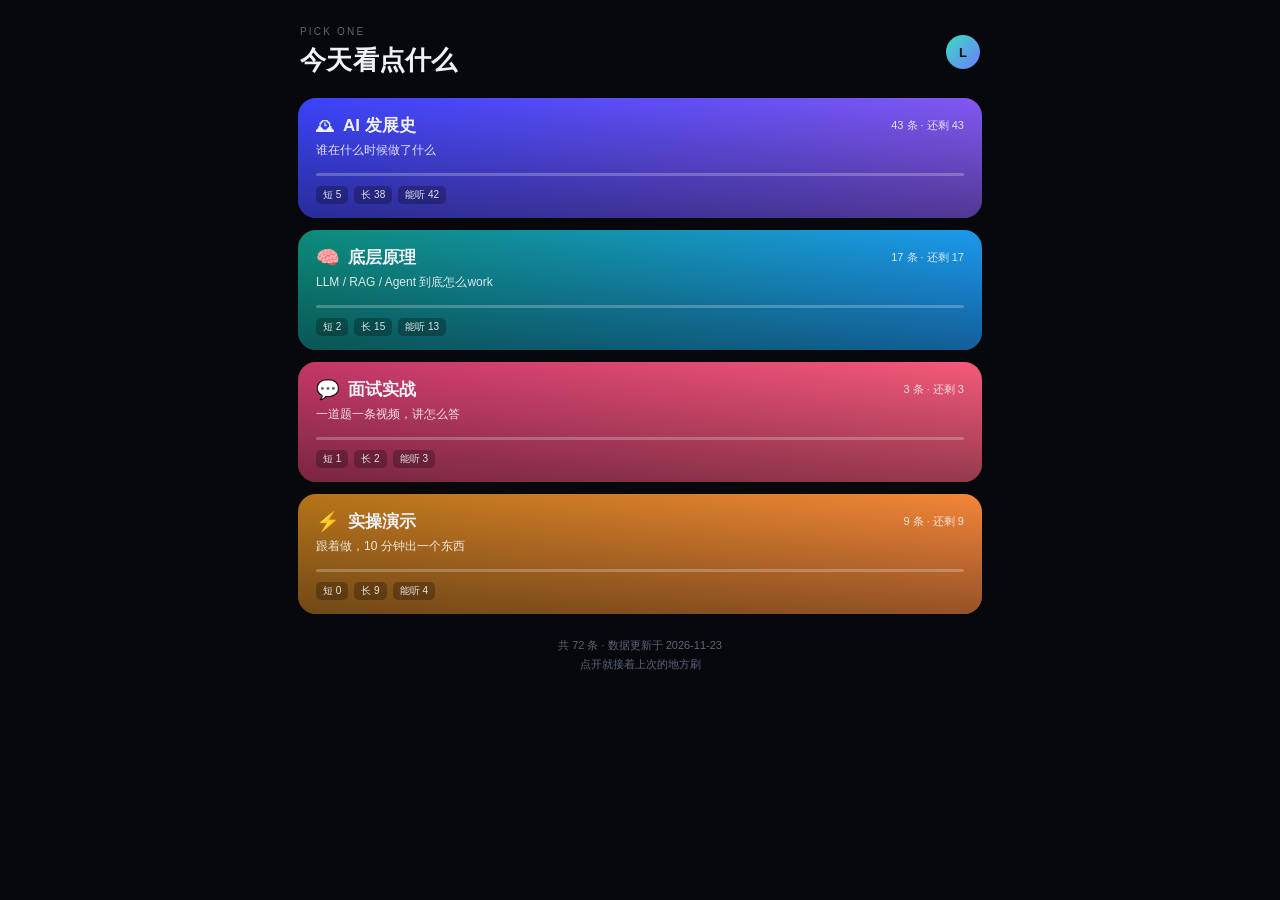
<file: index.html>
<!DOCTYPE html>
<html lang="zh-CN">
<head>
<meta charset="utf-8">
<meta name="viewport" content="width=device-width, initial-scale=1, viewport-fit=cover, maximum-scale=1">
<meta name="theme-color" content="#07080c">
<meta name="color-scheme" content="dark">
<title>AI 放映厅</title>
<link rel="icon" href="icons/icon-192.png">
<link rel="apple-touch-icon" href="icons/apple-touch-icon.png">
<link rel="manifest" href="manifest.webmanifest">
<meta name="apple-mobile-web-app-capable" content="yes">
<meta name="apple-mobile-web-app-status-bar-style" content="black-translucent">
<meta name="apple-mobile-web-app-title" content="放映厅">
<meta name="mobile-web-app-capable" content="yes">
<link rel="stylesheet" href="style.css">
</head>
<body>
<div id="app"></div>
<script src="data/videos.js"></script>
<script src="app.js"></script>
</body>
</html>
</file>
<file: style.css>
* { margin: 0; padding: 0; box-sizing: border-box; -webkit-tap-highlight-color: transparent; }

:root {
  --bg: #07080c;
  --panel: #10141d;
  --panel2: #161c28;
  --line: #222a3a;
  --txt: #eef1f8;
  --dim: #8b94a9;
  --dim2: #5c6579;
  --m1: #6c7bff;
  --m2: #3ddcc0;
  --m3: #ff7ba8;
  --m4: #ffc46b;
}

html, body {
  height: 100%;
  background: var(--bg);
  color: var(--txt);
  font-family: -apple-system, BlinkMacSystemFont, "PingFang SC", "Hiragino Sans GB", "Noto Sans SC", "Microsoft YaHei", sans-serif;
  overflow: hidden;
  overscroll-behavior: none;
}

#app { height: 100%; }

button { font: inherit; color: inherit; background: none; border: none; cursor: pointer; }

/* ---------- shared ---------- */
.page {
  height: 100%;
  overflow-y: auto;
  -webkit-overflow-scrolling: touch;
  padding: 0 18px env(safe-area-inset-bottom);
  max-width: 720px;
  margin: 0 auto;
}
.page.top { padding-top: max(18px, env(safe-area-inset-top)); }

.eyebrow { font-size: 10px; letter-spacing: .22em; color: var(--dim2); text-transform: uppercase; }
h1.title { font-size: 26px; font-weight: 700; letter-spacing: .01em; margin-top: 6px; }

/* ---------- home ---------- */
.home-head { display: flex; align-items: center; justify-content: space-between; padding: 8px 2px 20px; }
.avatar {
  width: 34px; height: 34px; border-radius: 50%;
  background: linear-gradient(135deg, var(--m2), var(--m1));
  color: #061018; font-size: 13px; font-weight: 800;
  display: grid; place-items: center;
}

.mod {
  position: relative; overflow: hidden;
  border-radius: 18px; padding: 16px 18px 14px;
  margin-bottom: 12px; display: block; width: 100%; text-align: left;
  transition: transform .18s ease;
}
.mod:active { transform: scale(.985); }
.mod::after {
  content: ""; position: absolute; inset: 0;
  background: linear-gradient(180deg, rgba(4,6,10,.02), rgba(4,6,10,.42));
}
.mod > * { position: relative; z-index: 2; }
.m-history  { background: linear-gradient(120deg, #3b45ff, #8b5cf6); }
.m-concepts { background: linear-gradient(120deg, #0c8f7c, #1e9eff); }
.m-interview{ background: linear-gradient(120deg, #c8386a, #ff5f7e); }
.m-build    { background: linear-gradient(120deg, #b8761a, #ff8a3d); }

.mod .row1 { display: flex; align-items: center; gap: 8px; }
.mod .name { font-size: 17px; font-weight: 700; }
.mod .left { margin-left: auto; font-size: 11px; color: rgba(255,255,255,.8); }
.mod .desc { font-size: 12px; color: rgba(255,255,255,.84); margin-top: 5px; }
.mod .bar { height: 3px; border-radius: 3px; background: rgba(255,255,255,.24); margin-top: 14px; overflow: hidden; }
.mod .bar i { display: block; height: 100%; background: rgba(255,255,255,.92); border-radius: 3px; }
.mod .meta { display: flex; gap: 6px; margin-top: 10px; }
.mod .meta span {
  font-size: 10px; color: rgba(255,255,255,.86);
  background: rgba(0,0,0,.26); border-radius: 5px; padding: 2px 7px;
}

.home-foot { text-align: center; font-size: 11px; color: var(--dim2); padding: 10px 0 28px; line-height: 1.7; }

/* ---------- feed ---------- */
.feed { height: 100%; overflow-y: auto; scroll-snap-type: y mandatory; scrollbar-width: none; }
.feed::-webkit-scrollbar { display: none; }

.slide {
  height: 100%; scroll-snap-align: start; scroll-snap-stop: always;
  display: flex; flex-direction: column;
  padding: calc(52px + env(safe-area-inset-top)) 0 0;
}

.stage {
  position: relative; flex: 1 1 auto; min-height: 0;
  margin: 0 12px; border-radius: 18px; overflow: hidden;
  background: #000; border: 1px solid #232a3a;
}
.stage .cover { position: absolute; inset: 0; }
.stage .cover::after {
  content: ""; position: absolute; inset: 0;
  background: linear-gradient(180deg, rgba(3,4,8,0) 45%, rgba(3,4,8,.55));
}
.playbtn {
  position: absolute; left: 50%; top: 46%; transform: translate(-50%,-50%);
  width: 62px; height: 62px; border-radius: 50%;
  background: rgba(6,8,13,.42); border: 1.5px solid rgba(255,255,255,.75);
  color: #fff; font-size: 20px; display: grid; place-items: center;
  backdrop-filter: blur(2px);
}
.dur {
  position: absolute; right: 10px; bottom: 10px; z-index: 3;
  font-size: 11px; padding: 2px 7px; border-radius: 5px;
  background: rgba(0,0,0,.62); color: #e6ebf5; font-variant-numeric: tabular-nums;
}
.demo {
  position: absolute; left: 10px; top: 10px; z-index: 3;
  font-size: 10px; padding: 2px 7px; border-radius: 5px;
  background: rgba(0,0,0,.42); color: rgba(255,255,255,.78);
  border: 1px solid rgba(255,255,255,.16);
}
.stage iframe { position: absolute; inset: 0; width: 100%; height: 100%; border: 0; }

.info { padding: 12px 18px 0; flex: 0 0 auto; }
.vtitle { font-size: 15px; font-weight: 700; line-height: 1.42; display: -webkit-box; -webkit-line-clamp: 2; -webkit-box-orient: vertical; overflow: hidden; }
.vmeta { display: flex; align-items: center; gap: 8px; margin-top: 8px; font-size: 12px; color: var(--dim2); }
.vmeta .dot { width: 20px; height: 20px; border-radius: 50%; background: linear-gradient(135deg,#ff9b3d,#ff4d94); flex: 0 0 20px; }

.acts { display: flex; gap: 10px; margin-top: 12px; }
.act {
  flex: 1; height: 42px; border-radius: 14px;
  display: flex; align-items: center; justify-content: center; gap: 7px;
  font-size: 14px; border: 1px solid #273043; color: #aab3c6; background: #121823;
}
.act.like { background: rgba(61,220,192,.1); border-color: rgba(61,220,192,.34); color: #7fe3c9; }
.act.dis  { background: rgba(255,107,107,.08); border-color: rgba(255,107,107,.28); color: #ff9b9b; }
.act.on { filter: brightness(1.35); }

.tags { display: flex; gap: 6px; margin-top: 10px; flex-wrap: wrap; }
.tag {
  font-size: 11px; color: #9aa4b8; background: #161c28;
  border: 1px solid #242e3f; border-radius: 999px; padding: 3px 10px;
}

.feed-foot { padding: 10px 18px calc(14px + env(safe-area-inset-bottom)); flex: 0 0 auto; }
.pbar { height: 3px; border-radius: 3px; background: #1e2534; overflow: hidden; }
.pbar i { display: block; height: 100%; background: var(--m1); }
.swipe { text-align: center; font-size: 10px; color: #3f4760; margin-top: 6px; }

.feed-top {
  position: fixed; left: 0; right: 0; top: 0; z-index: 20;
  display: flex; align-items: center; gap: 8px;
  padding: calc(8px + env(safe-area-inset-top)) 14px 8px;
  background: linear-gradient(180deg, rgba(7,8,12,.96), rgba(7,8,12,.72) 70%, transparent);
  backdrop-filter: blur(8px);
}
.feed-top .back { font-size: 22px; color: #cfd6e6; width: 26px; line-height: 1; }
.feed-top .nm { font-size: 14px; font-weight: 600; }
.modes { display: flex; gap: 2px; margin-left: auto; background: #141a25; border: 1px solid #232b3a; border-radius: 10px; padding: 2px; }
.modes button { font-size: 11px; padding: 5px 10px; border-radius: 8px; color: #7f8aa3; }
.modes button.on { background: #2a3550; color: #e6ebf5; font-weight: 600; }
.counter { font-size: 11px; color: var(--dim2); margin-left: 4px; font-variant-numeric: tabular-nums; }

/* ---------- list ---------- */
.list-head { padding: 10px 2px 12px; }
.chips { display: flex; gap: 7px; overflow-x: auto; padding: 4px 0 12px; scrollbar-width: none; }
.chips::-webkit-scrollbar { display: none; }
.chip {
  flex: 0 0 auto; font-size: 12px; padding: 6px 13px; border-radius: 999px;
  background: #161c28; border: 1px solid #252e3f; color: #a9b2c5;
}
.chip.on { background: rgba(108,123,255,.16); border-color: rgba(108,123,255,.5); color: #c9d0ff; }

.group { margin-bottom: 22px; }
.group-h { display: flex; align-items: baseline; gap: 8px; padding: 6px 2px 10px; }
.group-h b { font-size: 14px; }
.group-h span { font-size: 11px; color: var(--dim2); }

.vrow { display: flex; gap: 12px; padding: 9px 2px; align-items: flex-start; width: 100%; text-align: left; }
.vrow:active { background: rgba(255,255,255,.03); }
.vrow .cv {
  width: 118px; height: 66px; border-radius: 10px; flex: 0 0 118px; position: relative; overflow: hidden;
}
.vrow .cv::after {
  content: "▶"; position: absolute; inset: 0; display: grid; place-items: center;
  font-size: 11px; color: #fff; background: rgba(0,0,0,.28);
}
.vrow .cv .d {
  position: absolute; right: 5px; bottom: 5px; z-index: 2;
  font-size: 9px; padding: 1px 4px; border-radius: 4px;
  background: rgba(0,0,0,.62); color: #e6ebf5;
}
.vrow .t { font-size: 13px; font-weight: 600; line-height: 1.4; }
.vrow .m { font-size: 10.5px; color: var(--dim2); margin-top: 6px; display: flex; gap: 6px; align-items: center; flex-wrap: wrap; }
.seen-dot { font-size: 9px; color: #3f4a60; border: 1px solid #232a3a; border-radius: 4px; padding: 0 4px; }

/* ---------- me ---------- */
.me-head { display: flex; align-items: center; gap: 12px; padding: 16px 2px 20px; }
.me-head .ava { width: 54px; height: 54px; border-radius: 50%; background: linear-gradient(135deg,var(--m2),var(--m1)); display: grid; place-items: center; font-size: 19px; font-weight: 800; color: #06121a; }
.me-head b { font-size: 16px; display: block; }
.me-head p { font-size: 11px; color: var(--dim2); margin-top: 4px; }

.stats { display: flex; background: var(--panel); border: 1px solid #1e2534; border-radius: 16px; padding: 16px 0; }
.stats div { flex: 1; text-align: center; }
.stats .n { font-size: 24px; font-weight: 800; font-variant-numeric: tabular-nums; }
.stats .l { font-size: 10.5px; color: var(--dim2); margin-top: 4px; }

.sect { font-size: 12px; color: var(--dim2); letter-spacing: .08em; margin: 22px 2px 8px; }

.usage { display: flex; gap: 8px; }
.usage div { flex: 1; background: var(--panel); border: 1px solid #1e2534; border-radius: 12px; padding: 12px 8px; text-align: center; }
.usage .v { font-size: 17px; font-weight: 700; }
.usage .k { font-size: 10px; color: var(--dim2); margin-top: 4px; }

.line { display: flex; align-items: center; justify-content: space-between; padding: 14px 2px; border-bottom: 1px solid #161c28; font-size: 13px; }
.line .r { font-size: 12px; color: var(--dim2); }

.btn-block { width: 100%; height: 48px; border-radius: 14px; background: #141a25; border: 1px solid #273043; color: #cfd6e6; font-size: 14px; margin-top: 18px; }

/* ---------- toast ---------- */
.toast {
  position: fixed; left: 50%; bottom: 90px; transform: translateX(-50%) translateY(10px);
  background: rgba(20,26,37,.96); border: 1px solid #2c3648; color: #dbe2f0;
  font-size: 13px; padding: 10px 16px; border-radius: 12px; z-index: 99;
  opacity: 0; pointer-events: none; transition: all .25s ease; max-width: 80vw; text-align: center;
}
.toast.show { opacity: 1; transform: translateX(-50%) translateY(0); }

.empty { text-align: center; color: var(--dim2); font-size: 13px; line-height: 1.8; padding: 60px 20px; }

/* ---------- listen mode ---------- */
.listen-hero {
  flex: 1; display: flex; flex-direction: column;
  align-items: center; justify-content: center; gap: 26px;
  padding: 0 24px;
}
.cover-big {
  width: 190px; height: 190px; border-radius: 26px; position: relative;
  box-shadow: 0 26px 60px rgba(0, 0, 0, .55);
}
.cover-big::after {
  content: ""; position: absolute; inset: 0; border-radius: 26px;
  border: 1px solid rgba(255, 255, 255, .14);
}
.wave { display: flex; gap: 4px; align-items: flex-end; height: 30px; opacity: .9; }
.wave i { width: 4px; border-radius: 2px; background: var(--m2); }
.lnote { font-size: 11px; color: var(--dim2); }
.slide.listen .stage {
  position: absolute; width: 1px; height: 1px; opacity: 0; pointer-events: none; margin: 0;
}

.bili-link {
  margin-left: auto; font-size: 11px; color: #7f8aa3;
  border: 1px solid #273043; border-radius: 999px;
  padding: 3px 10px; text-decoration: none;
}

.play-hint {
  position: absolute; left: 50%; bottom: 14px; transform: translateX(-50%);
  z-index: 9; white-space: nowrap;
  font-size: 12px; color: #e6ebf5;
  background: rgba(10,13,20,.88); border: 1px solid #2c3648;
  padding: 6px 12px; border-radius: 999px;
  transition: opacity .6s ease;
}
.play-hint.gone { opacity: 0; pointer-events: none; }

/* ---------- feed 上下切换 ---------- */
.reshuffle, .tolist {
  width: 28px; height: 28px; border-radius: 8px; color: #8b94a9; font-size: 15px;
  display: grid; place-items: center;
}
.reshuffle { margin-left: 2px; }
.navrow { display: flex; align-items: center; justify-content: space-between; gap: 10px; margin-top: 4px; }
.navbtn {
  flex: 1; height: 40px; border-radius: 12px; font-size: 13px;
  background: #141a25; border: 1px solid #273043; color: #cfd6e6;
}
.navbtn:disabled { opacity: .32; }
.navbtn:active { background: #1c2433; }
.pos { font-size: 12px; color: #5c6579; font-variant-numeric: tabular-nums; min-width: 56px; text-align: center; }
.pos b { color: #cfd6e6; font-weight: 700; }
.tag-seen { color: #3ddcc0; border-color: rgba(61,220,192,.3); background: rgba(61,220,192,.08); }

/* ---------- 列表：密集网格 ---------- */
.listbar { display: flex; align-items: center; gap: 8px; padding: 6px 0 10px; }
.listbar .back { font-size: 22px; color: #cfd6e6; line-height: 1; width: 22px; }
.listbar .nm { font-size: 15px; font-weight: 600; }
.listbar .cnt { font-size: 11px; color: #5c6579; }
.listbar .gbtn {
  margin-left: auto; font-size: 11px; padding: 5px 10px; border-radius: 8px;
  border: 1px solid #273043; color: #8b94a9;
}
.listbar .gbtn.on { background: rgba(108,123,255,.16); border-color: rgba(108,123,255,.5); color: #c9d0ff; }

.grid { display: grid; grid-template-columns: repeat(3, 1fr); gap: 10px 8px; }
.cell { text-align: left; padding: 0; }
.cell:active { opacity: .8; }
.cell-cv {
  position: relative; width: 100%; aspect-ratio: 16 / 9; border-radius: 8px; overflow: hidden;
}
.cell-cv::after {
  content: "▶"; position: absolute; inset: 0; display: grid; place-items: center;
  font-size: 10px; color: #fff; background: rgba(0,0,0,.22);
}
.cell-d {
  position: absolute; right: 4px; bottom: 4px; z-index: 2;
  font-size: 9px; padding: 0 4px; border-radius: 3px;
  background: rgba(0,0,0,.65); color: #e6ebf5; font-variant-numeric: tabular-nums;
}
.cell-seen {
  position: absolute; left: 4px; top: 4px; z-index: 2;
  font-size: 8px; padding: 1px 4px; border-radius: 3px;
  background: rgba(61,220,192,.85); color: #04120f; font-weight: 600;
}
.cell-t {
  font-size: 11px; line-height: 1.32; margin-top: 5px; color: #dfe5f2;
  display: -webkit-box; -webkit-line-clamp: 2; -webkit-box-orient: vertical; overflow: hidden;
}
.cell-m { font-size: 9px; color: #4d566c; margin-top: 3px; overflow: hidden; white-space: nowrap; text-overflow: ellipsis; }
.group { margin-bottom: 18px; }

/* ---------- 可叠加筛选 ---------- */
.filters { display: flex; gap: 3px; margin-left: auto; background: #141a25; border: 1px solid #232b3a; border-radius: 9px; padding: 2px; }
.filters button { font-size: 10.5px; padding: 4px 8px; border-radius: 7px; color: #7f8aa3; white-space: nowrap; }
.filters button.on { background: #2a3550; color: #e6ebf5; font-weight: 600; }
.feed-top .nm { max-width: 84px; overflow: hidden; text-overflow: ellipsis; white-space: nowrap; }

/* ---------- 封面图 ---------- */
.cov-img {
  position: absolute; inset: 0; width: 100%; height: 100%;
  object-fit: cover; display: block;
}
/* 大图模式：模糊铺底 + 中间 16:9 完整图 */
.cov-blur {
  position: absolute; inset: -10%; width: 120%; height: 120%;
  object-fit: cover; display: block;
  filter: blur(26px) brightness(.42) saturate(1.2);
}
.cov-img.fit {
  inset: auto 0 auto 0; top: 50%; transform: translateY(-50%);
  height: auto; aspect-ratio: 16 / 9; object-fit: cover;
}
.cov-img.dead { display: none; }
.cover-big { overflow: hidden; }
.cover-big .cov-img { border-radius: 26px; }

/* 列表里的进度条 */
.cell-prog {
  position: absolute; left: 0; right: 0; bottom: 0; height: 2.5px;
  background: rgba(0,0,0,.45); z-index: 3;
}
.cell-prog i { display: block; height: 100%; background: #3ddcc0; }
</file>
